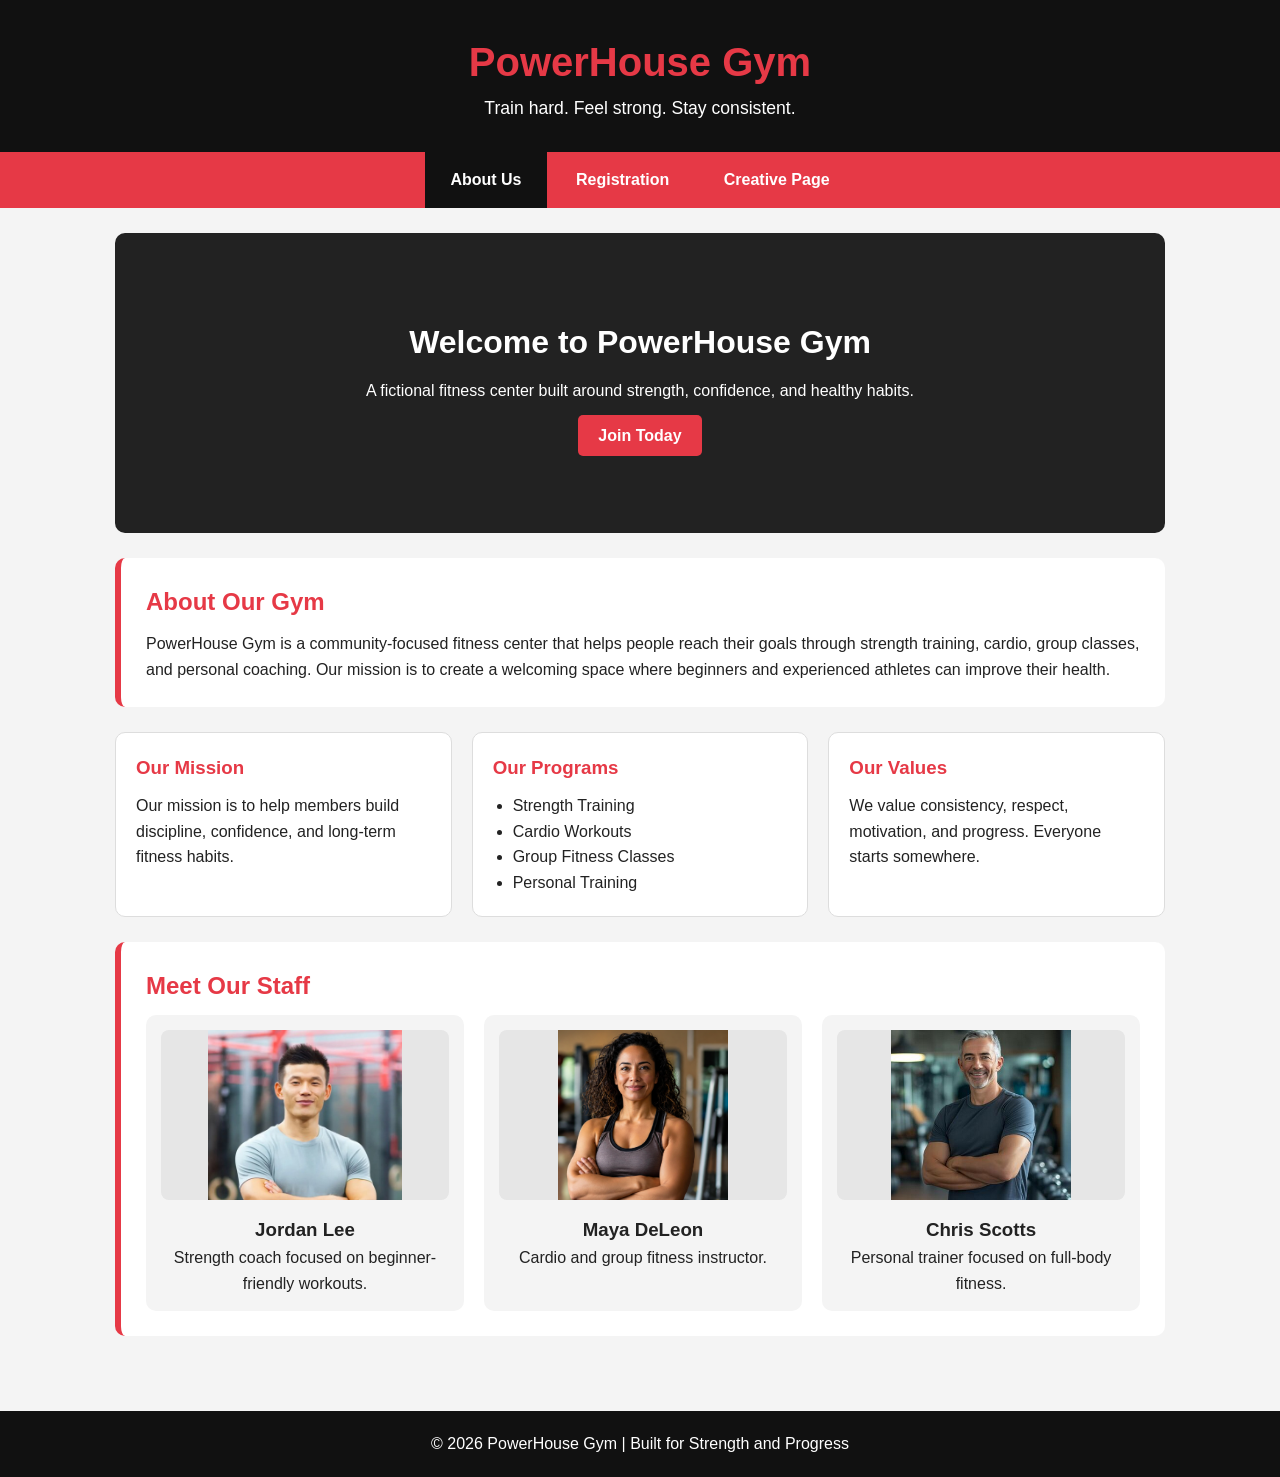
<file: index.html>
<!DOCTYPE html>
<!--
    Final Project
    Author: Alex Florian
    Date: May 2026
    Filename: index.html
-->
<html lang="en">
<head>
    <title>PowerHouse Gym</title>
    <meta charset="UTF-8">
    <meta name="viewport" content="width=device-width, initial-scale=1.0">
    <link rel="stylesheet" href="css/styles.css">
    <script src="js/script.js" defer></script>
</head>

<body>

    <header>
        <h1>PowerHouse Gym</h1>
        <p>Train hard. Feel strong. Stay consistent.</p>
    </header>

    <nav>
        <ul>
            <li><a href="index.html" class="active">About Us</a></li>
            <li><a href="registration.html">Registration</a></li>
            <li><a href="creative.html">Creative Page</a></li>
        </ul>
    </nav>

    <main>

        <section class="hero">
            <div class="hero-text">
                <h2>Welcome to PowerHouse Gym</h2>
                <p>A fictional fitness center built around strength, confidence, and healthy habits.</p>
                <a href="registration.html" class="button">Join Today</a>
            </div>
        </section>

        <section class="content-section">
            <h2>About Our Gym</h2>
            <p>
                PowerHouse Gym is a community-focused fitness center that helps people reach their goals
                through strength training, cardio, group classes, and personal coaching. Our mission is to
                create a welcoming space where beginners and experienced athletes can improve their health.
            </p>
        </section>

        <section class="cards">
            <article class="card">
                <h3>Our Mission</h3>
                <p>
                    Our mission is to help members build discipline, confidence, and long-term fitness habits.
                </p>
            </article>

            <article class="card">
                <h3>Our Programs</h3>
                <ul>
                    <li>Strength Training</li>
                    <li>Cardio Workouts</li>
                    <li>Group Fitness Classes</li>
                    <li>Personal Training</li>
                </ul>
            </article>

            <article class="card">
                <h3>Our Values</h3>
                <p>
                    We value consistency, respect, motivation, and progress. Everyone starts somewhere.
                </p>
            </article>
        </section>

        <section class="content-section">
            <h2>Meet Our Staff</h2>

            <div class="staff-area">
                <article class="staff-card">
                    <img src="images/trainer-jordan.jpg" alt="Trainer Jordan Lee" class="trainer-img">
                    <h3>Jordan Lee</h3>
                    <p>Strength coach focused on beginner-friendly workouts.</p>
                </article>

                <article class="staff-card">
                    <img src="images/trainer-maya.jpg" alt="Trainer Maya DeLeon" class="trainer-img">
                    <h3>Maya DeLeon</h3>
                    <p>Cardio and group fitness instructor.</p>
                </article>

                <article class="staff-card">
                    <img src="images/trainer-chris.jpg" alt="Trainer Chris Scotts" class="trainer-img">
                    <h3>Chris Scotts</h3>
                    <p>Personal trainer focused on full-body fitness.</p>
                </article>
            </div>
        </section>

    </main>

    <footer>
        <p>&copy; 2026 PowerHouse Gym | Built for Strength and Progress</p>
    </footer>

</body>
</html>
</file>
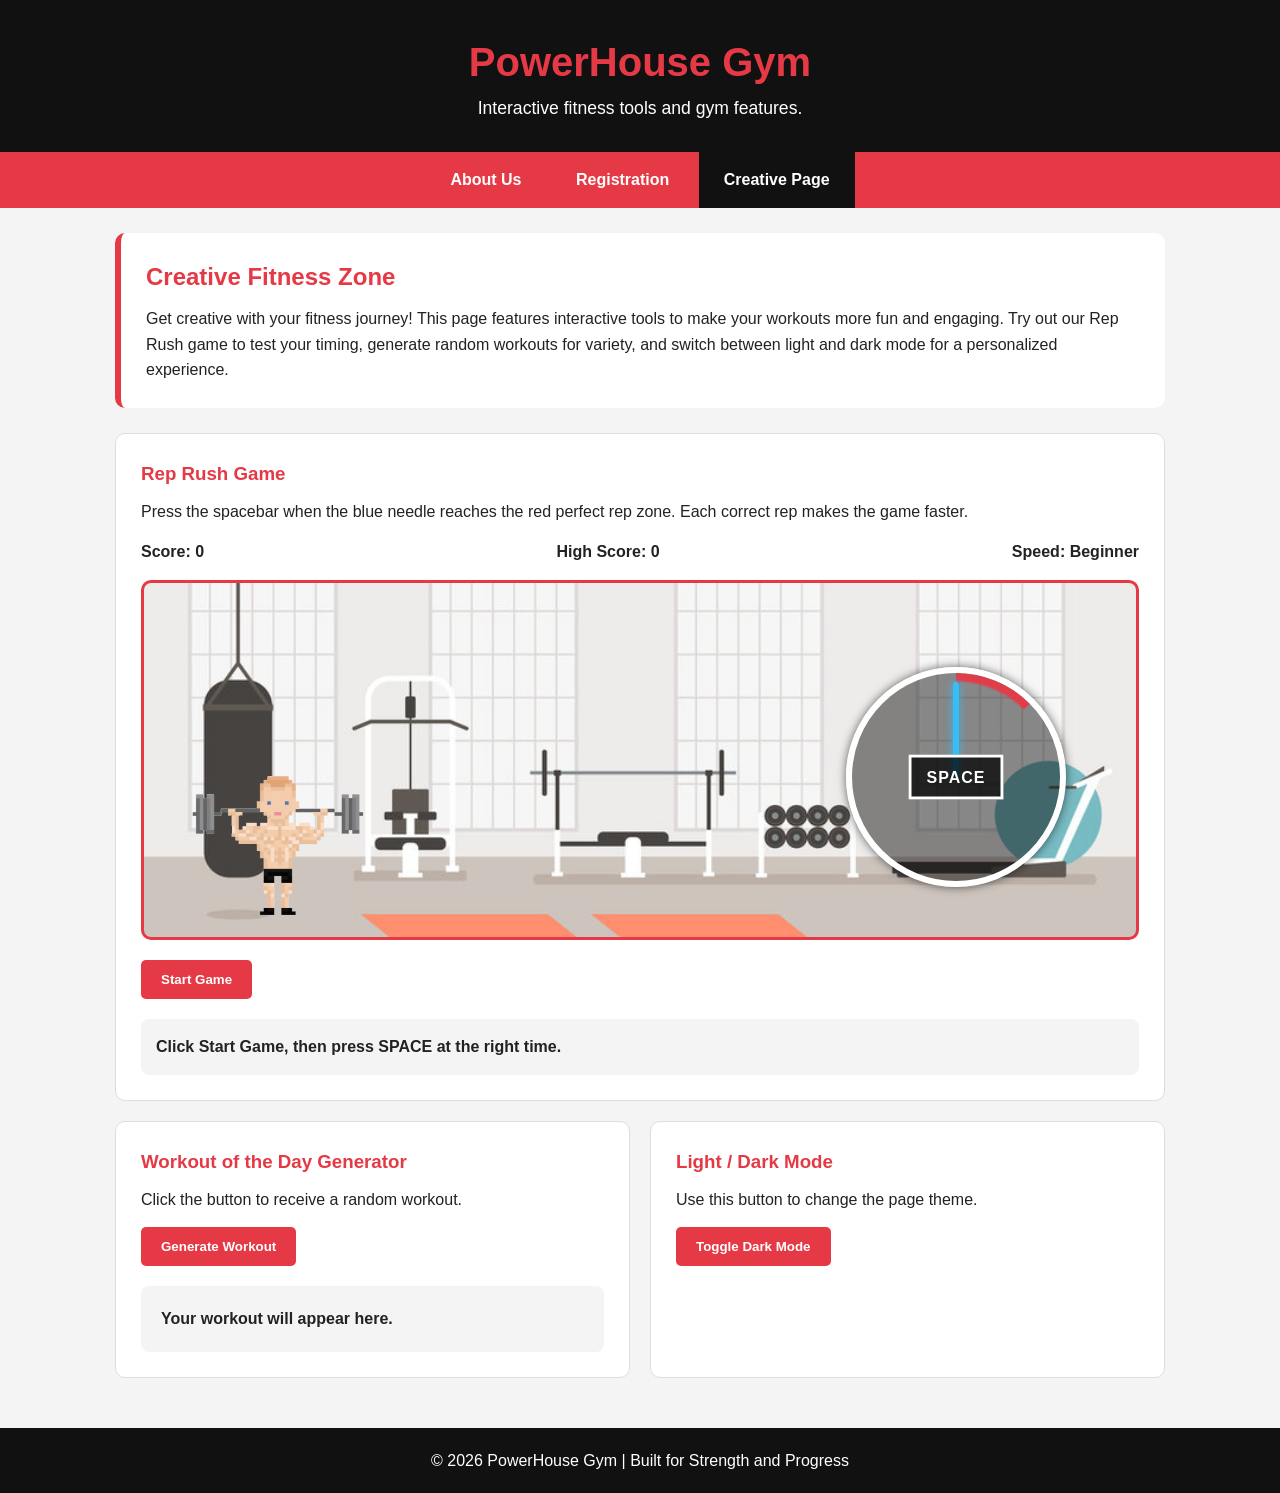
<file: creative.html>
<!DOCTYPE html>
<!--
    Final Project
    Author: Alex Florian
    Date: May 2026
    Filename: creative.html
-->
<html lang="en">
<head>
    <title>Creative Page | PowerHouse Gym</title>
    <meta charset="UTF-8">
    <meta name="viewport" content="width=device-width, initial-scale=1.0">
    <script src="js/script.js" defer></script>
    <link rel="stylesheet" href="css/styles.css">
</head>

<body>

    <header>
        <h1>PowerHouse Gym</h1>
        <p>Interactive fitness tools and gym features.</p>
    </header>

    <nav>
        <ul>
            <li><a href="index.html">About Us</a></li>
            <li><a href="registration.html">Registration</a></li>
            <li><a href="creative.html" class="active">Creative Page</a></li>
        </ul>
    </nav>

    <main>

        <section class="content-section">
            <h2>Creative Fitness Zone</h2>
            <p>
                Get creative with your fitness journey! This page features interactive tools to make your workouts more fun and engaging. Try out our Rep Rush game to test your timing, generate random workouts for variety, and switch between light and dark mode for a personalized experience.
            </p>
        </section>

        <section class="creative-grid">

            <article class="feature-card game-card">
                <h3>Rep Rush Game</h3>
                <p>
                    Press the spacebar when the blue needle reaches the red perfect rep zone.
                    Each correct rep makes the game faster.
                </p>

                <div class="game-info">
                    <p>Score: <span id="repScore">0</span></p>
                    <p>High Score: <span id="repHighScore">0</span></p>
                    <p>Speed: <span id="repSpeed">Beginner</span></p>
                </div>

                <div id="mobileGameMessage">
                    Rep Rush is best played on a desktop or laptop with a keyboard.
                </div>

                <div id="repGameArea">
                    <img src="images/bodybuilder-up.png" alt="Bodybuilder sprite" id="repPlayer">

                    <div id="repCircle">
                        <div id="perfectArc"></div>
                        <div id="repNeedle"></div>
                        <div id="repCircleCenter">SPACE</div>
                    </div>
                </div>

                <button id="startRepGame">Start Game</button>

                <div id="repMessage">
                    Click Start Game, then press SPACE at the right time.
                </div>
            </article>

            <article class="feature-card">
                <h3>Workout of the Day Generator</h3>
                <p>Click the button to receive a random workout.</p>

                <button id="workoutButton">Generate Workout</button>

                <div id="workoutResult">
                    Your workout will appear here.
                </div>
            </article>

            <article class="feature-card">
                <h3>Light / Dark Mode</h3>
                <p>Use this button to change the page theme.</p>

                <button id="themeButton">Toggle Dark Mode</button>
            </article>

        </section>

    </main>

    <footer>
        <p>&copy; 2026 PowerHouse Gym | Built for Strength and Progress</p>
    </footer>

</body>
</html>
</file>
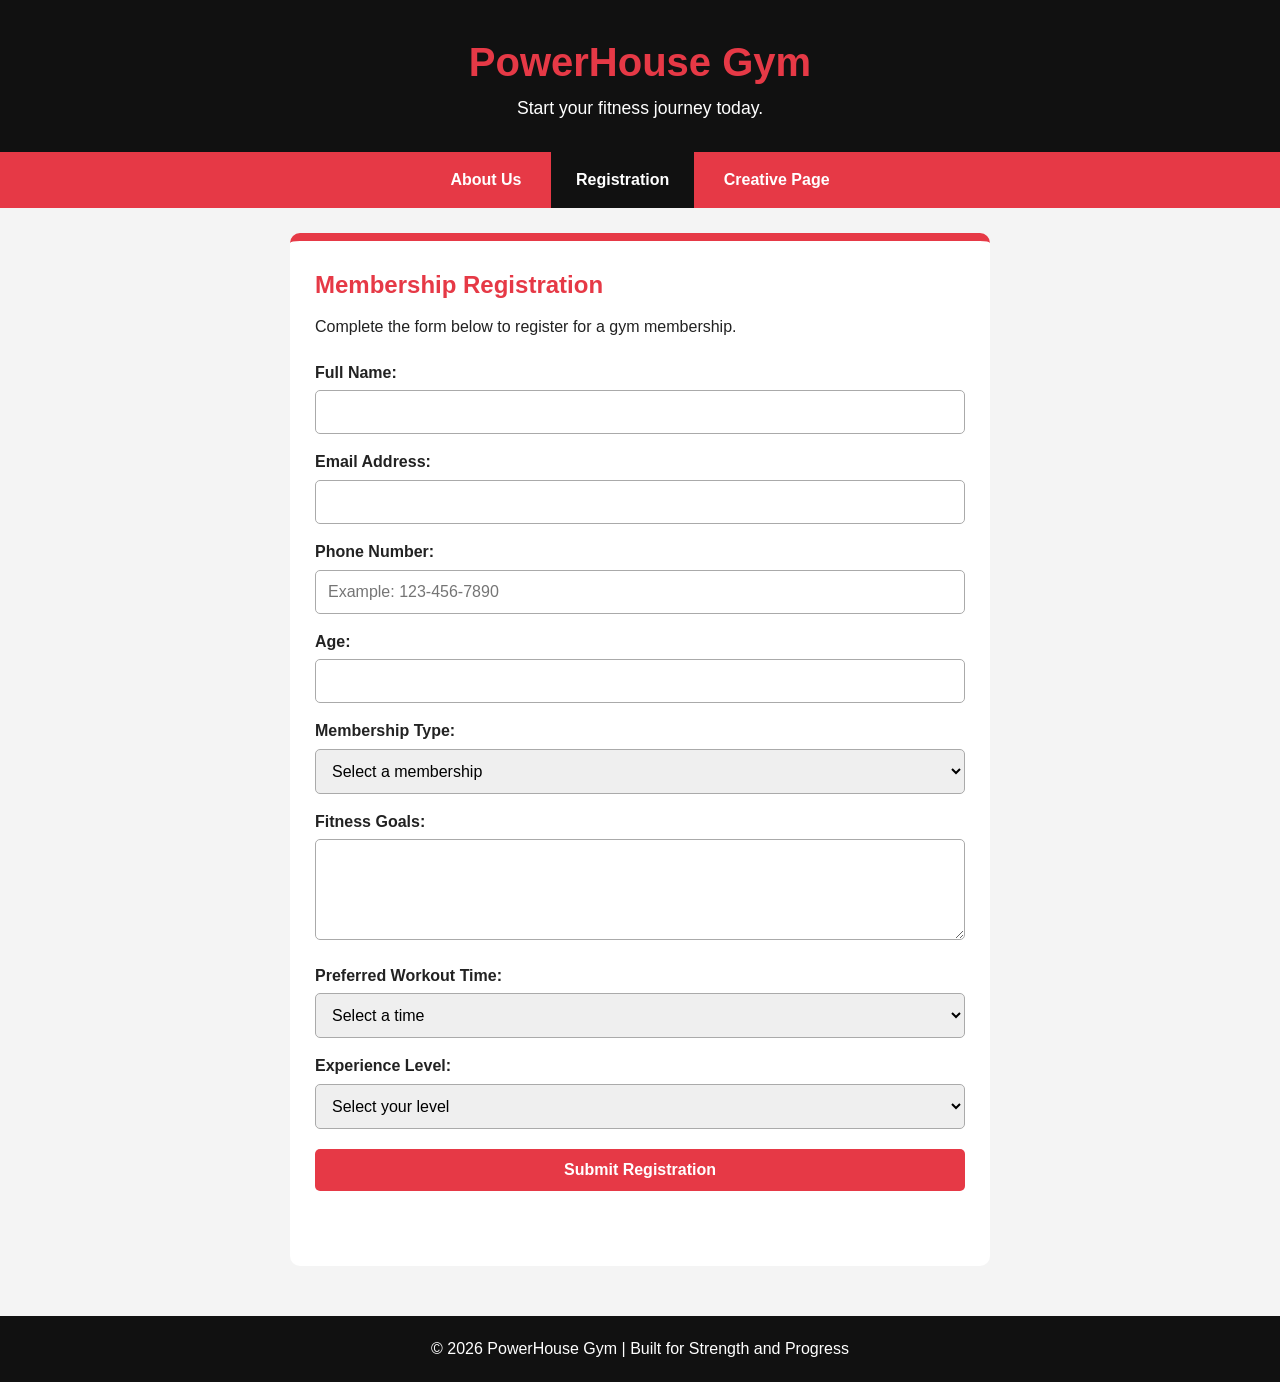
<file: registration.html>
<!DOCTYPE html>
<!--
    Final Project
    Author: Alex Florian
    Date: May 2026
    Filename: registration.html
-->
<html lang="en">
<head>
    <title>Membership Registration | PowerHouse Gym</title>
    <meta charset="UTF-8">
    <meta name="viewport" content="width=device-width, initial-scale=1.0">
    <script src="js/script.js" defer></script>
    <link rel="stylesheet" href="css/styles.css">
</head>

<body>

    <header>
        <h1>PowerHouse Gym</h1>
        <p>Start your fitness journey today.</p>
    </header>

    <nav>
        <ul>
            <li><a href="index.html">About Us</a></li>
            <li><a href="registration.html" class="active">Registration</a></li>
            <li><a href="creative.html">Creative Page</a></li>
        </ul>
    </nav>

    <main>

        <section class="form-section">
            <h2>Membership Registration</h2>
            <p>Complete the form below to register for a gym membership.</p>

            <form id="registrationForm">

                <label for="fullName">Full Name:</label>
                <input type="text" id="fullName" name="fullName">

                <label for="email">Email Address:</label>
                <input type="email" id="email" name="email">

                <label for="phone">Phone Number:</label>
                <input type="text" id="phone" name="phone" placeholder="Example: 123-456-7890">

                <label for="age">Age:</label>
                <input type="number" id="age" name="age">

                <label for="membership">Membership Type:</label>
                <select id="membership" name="membership">
                    <option value="">Select a membership</option>
                    <option value="basic">Basic</option>
                    <option value="standard">Standard</option>
                    <option value="premium">Premium</option>
                </select>

                <label for="goals">Fitness Goals:</label>
                <textarea id="goals" name="goals" rows="5"></textarea>

                <label for="time">Preferred Workout Time:</label>
                <select id="time" name="time">
                    <option value="">Select a time</option>
                    <option value="morning">Morning</option>
                    <option value="afternoon">Afternoon</option>
                    <option value="evening">Evening</option>
                </select>

                <label for="level">Experience Level:</label>
                <select id="level" name="level">
                    <option value="">Select your level</option>
                    <option value="beginner">Beginner</option>
                    <option value="intermediate">Intermediate</option>
                    <option value="advanced">Advanced</option>
                </select>

                <button type="submit">Submit Registration</button>

            </form>

            <div id="formMessage"></div>
        </section>

    </main>

    <footer>
        <p>&copy; 2026 PowerHouse Gym | Built for Strength and Progress</p>
    </footer>

</body>
</html>
</file>
<file: css/styles.css>
/*
    Final Project
    Author: Alex Florian
    Date: May 2026
    Filename: styles.css
*/

/* CSS Reset */
body, header, nav, main, footer, h1, h2, h3, p, ul, li, section, article, form, label, input, select, textarea, button {
    margin: 0;
    padding: 0;
    border: 0;
}

/* Box sizing */
* {
    box-sizing: border-box;
}

/* Body style */
body {
    font-family: Arial, Helvetica, sans-serif;
    background-color: #f4f4f4;
    color: #222;
    line-height: 1.6;
}

/* Header */
header {
    background-color: #111;
    color: white;
    text-align: center;
    padding: 30px 20px;
}

header h1 {
    color: #e63946;
    font-size: 2.5em;
}

header p {
    font-size: 1.1em;
}

/* Navigation */
nav {
    background-color: #e63946;
}

nav ul {
    list-style-type: none;
    text-align: center;
}

nav li {
    display: inline-block;
}

nav a {
    display: block;
    color: white;
    text-decoration: none;
    padding: 15px 25px;
    font-weight: bold;
}

nav a:hover, .active {
    background-color: #111;
}

/* Main content */
main {
    max-width: 1100px;
    margin: 0 auto;
    padding: 25px;
}

/* Hero section */
.hero {
    background-color: #222;
    color: white;
    min-height: 300px;
    display: flex;
    align-items: center;
    justify-content: center;
    text-align: center;
    border-radius: 10px;
    margin-bottom: 25px;
    padding: 30px;
}

.hero h2 {
    font-size: 2em;
    margin-bottom: 10px;
}

.hero p {
    margin-bottom: 20px;
}

.button, button {
    background-color: #e63946;
    color: white;
    padding: 12px 20px;
    text-decoration: none;
    border-radius: 5px;
    font-weight: bold;
    cursor: pointer;
}

.button:hover, button:hover {
    background-color: #111;
}

/* Sections */
.content-section {
    background-color: white;
    padding: 25px;
    margin-bottom: 25px;
    border-radius: 10px;
    border-left: 6px solid #e63946;
}

.content-section h2 {
    margin-bottom: 10px;
    color: #e63946;
}

/* Cards */
.cards {
    display: flex;
    gap: 20px;
    margin-bottom: 25px;
}

.card {
    background-color: white;
    padding: 20px;
    flex: 1;
    border-radius: 10px;
    border: 1px solid #ddd;
}

.card h3 {
    color: #e63946;
    margin-bottom: 10px;
}

.card ul {
    margin-left: 20px;
}

/* Staff area */
.staff-area {
    display: flex;
    gap: 20px;
}

.staff-card {
    background-color: #f4f4f4;
    padding: 15px;
    flex: 1;
    text-align: center;
    border-radius: 10px;
}

.trainer-img {
    width: 100%;
    height: 170px;
    object-fit: contain;
    object-position: center;
    background-color: #e6e6e6;
    display: block;
    margin-bottom: 15px;
    border-radius: 8px;
}

/* Form */
.form-section {
    background-color: white;
    max-width: 700px;
    margin: 0 auto;
    padding: 25px;
    border-radius: 10px;
    border-top: 8px solid #e63946;
}

.form-section h2 {
    color: #e63946;
    margin-bottom: 10px;
}

form {
    margin-top: 20px;
}

label {
    display: block;
    margin-top: 15px;
    font-weight: bold;
}

input, select, textarea {
    width: 100%;
    padding: 12px;
    margin-top: 5px;
    border: 1px solid #aaa;
    border-radius: 5px;
    font-size: 1em;
}

textarea {
    resize: vertical;
}

form button {
    margin-top: 20px;
    width: 100%;
    font-size: 1em;
}

/* Form message */
#formMessage {
    margin-top: 20px;
    padding: 15px;
    border-radius: 5px;
}

.error {
    background-color: #ffd6d6;
    color: #8b0000;
    border: 1px solid #8b0000;
}

.success {
    background-color: #d8ffd8;
    color: #006400;
    border: 1px solid #006400;
}

/* Creative page */
.creative-grid {
    display: grid;
    grid-template-columns: 1fr 1fr;
    gap: 20px;
}

.feature-card {
    background-color: white;
    padding: 25px;
    border-radius: 10px;
    border: 1px solid #ddd;
}

.feature-card h3 {
    color: #e63946;
    margin-bottom: 10px;
}

.feature-card button {
    margin-top: 15px;
}

#workoutResult, #countdown {
    background-color: #f4f4f4;
    margin-top: 20px;
    padding: 20px;
    border-radius: 8px;
    font-weight: bold;
}

/* Rep Rush Game */
.game-card {
    grid-column: span 2;
}

.game-info {
    display: flex;
    justify-content: space-between;
    gap: 15px;
    margin: 15px 0;
    font-weight: bold;
}

#repGameArea {
    position: relative;
    min-height: 360px;
    background-image: url("../images/gym-background.jpg");
    background-size: cover;
    background-position: center;
    border: 3px solid #e63946;
    border-radius: 10px;
    overflow: hidden;
    margin-top: 15px;
}

#repPlayer {
    position: absolute;
    left: 45px;
    bottom: 20px;
    width: 180px;
    max-height: 280px;
    object-fit: contain;
}

#repMessage {
    background-color: #f4f4f4;
    margin-top: 20px;
    padding: 15px;
    border-radius: 8px;
    font-weight: bold;
}

#startRepGame {
    margin-top: 20px;
}

/* Circular Rep Rush Game */
#repCircle {
    position: absolute;
    right: 70px;
    bottom: 50px;
    width: 220px;
    height: 220px;
    border: 6px solid white;
    border-radius: 50%;
    background-color: rgba(0, 0, 0, 0.45);
    box-shadow: 0 0 10px rgba(0, 0, 0, 0.6);
}

#perfectArc {
    position: absolute;
    inset: 0;
    border-radius: 50%;
    background: conic-gradient(
        rgba(230, 57, 70, 0.95) 0deg,
        rgba(230, 57, 70, 0.95) 45deg,
        transparent 45deg,
        transparent 360deg
    );
    transform: rotate(0deg);
    -webkit-mask: radial-gradient(circle, transparent 0 64%, black 66% 100%);
    mask: radial-gradient(circle, transparent 0 64%, black 66% 100%);
}

#repNeedle {
    position: absolute;
    left: 50%;
    top: 50%;
    width: 6px;
    height: 95px;
    background-color: #38bdf8;
    transform-origin: bottom center;
    transform: translate(-50%, -100%) rotate(0deg);
    border-radius: 5px;
    box-shadow: 0 0 8px rgba(56, 189, 248, 0.9);
}

#repCircleCenter {
    position: absolute;
    left: 50%;
    top: 50%;
    transform: translate(-50%, -50%);
    width: 95px;
    height: 45px;
    border: 3px solid white;
    color: white;
    background-color: rgba(0, 0, 0, 0.75);
    display: flex;
    align-items: center;
    justify-content: center;
    font-weight: bold;
    letter-spacing: 1px;
}


#mobileGameMessage {
    display: none;
    background-color: #f4f4f4;
    padding: 15px;
    border-radius: 8px;
    font-weight: bold;
    text-align: center;
    margin-top: 15px;
}

/* Dark mode */
.dark-mode {
    background-color: #111;
    color: white;
}

.dark-mode .content-section,
.dark-mode .card,
.dark-mode .form-section,
.dark-mode .feature-card {
    background-color: #222;
    color: white;
    border-color: #444;
}

.dark-mode .staff-card {
    background-color: #2b2b2b;
    color: white;
    border: 1px solid #444;
}

.dark-mode .image-placeholder {
    background-color: #444;
    color: white;
}

.dark-mode input,
.dark-mode select,
.dark-mode textarea {
    background-color: #333;
    color: white;
    border-color: #777;
}

.dark-mode #workoutResult,
.dark-mode #countdown {
    background-color: #333;
    color: white;
}

.dark-mode #repMessage {
    background-color: #333;
    color: white;
}

.dark-mode #repCircle {
    border-color: #aaa;
}

.dark-mode #repCircleCenter {
    border-color: #aaa;
    color: white;
}

.dark-mode #mobileGameMessage {
    background-color: #333;
    color: white;
}

.dark-mode .trainer-img {
    background-color: #111;
}


/* Footer */
footer {
    background-color: #111;
    color: white;
    text-align: center;
    padding: 20px;
    margin-top: 25px;
}

/* Tablet and mobile */
@media screen and (max-width: 768px) {

    nav li {
        display: block;
        border-top: 1px solid #fff;
    }

    .cards, .staff-area {
        flex-direction: column;
    }

    .creative-grid {
        grid-template-columns: 1fr;
    }

    header h1 {
        font-size: 2em;
    }

    .game-card {
        grid-column: span 1;
    }

    .game-info,
    #repGameArea,
    #startRepGame,
    #repMessage {
        display: none;
    }

    #mobileGameMessage {
        display: block;
        background-color: #f4f4f4;
        color: #222;
        padding: 15px;
        border-radius: 8px;
        font-weight: bold;
        text-align: center;
        margin-top: 15px;
    }

    .dark-mode #mobileGameMessage {
        background-color: #333;
        color: white;
    }
}
</file>
